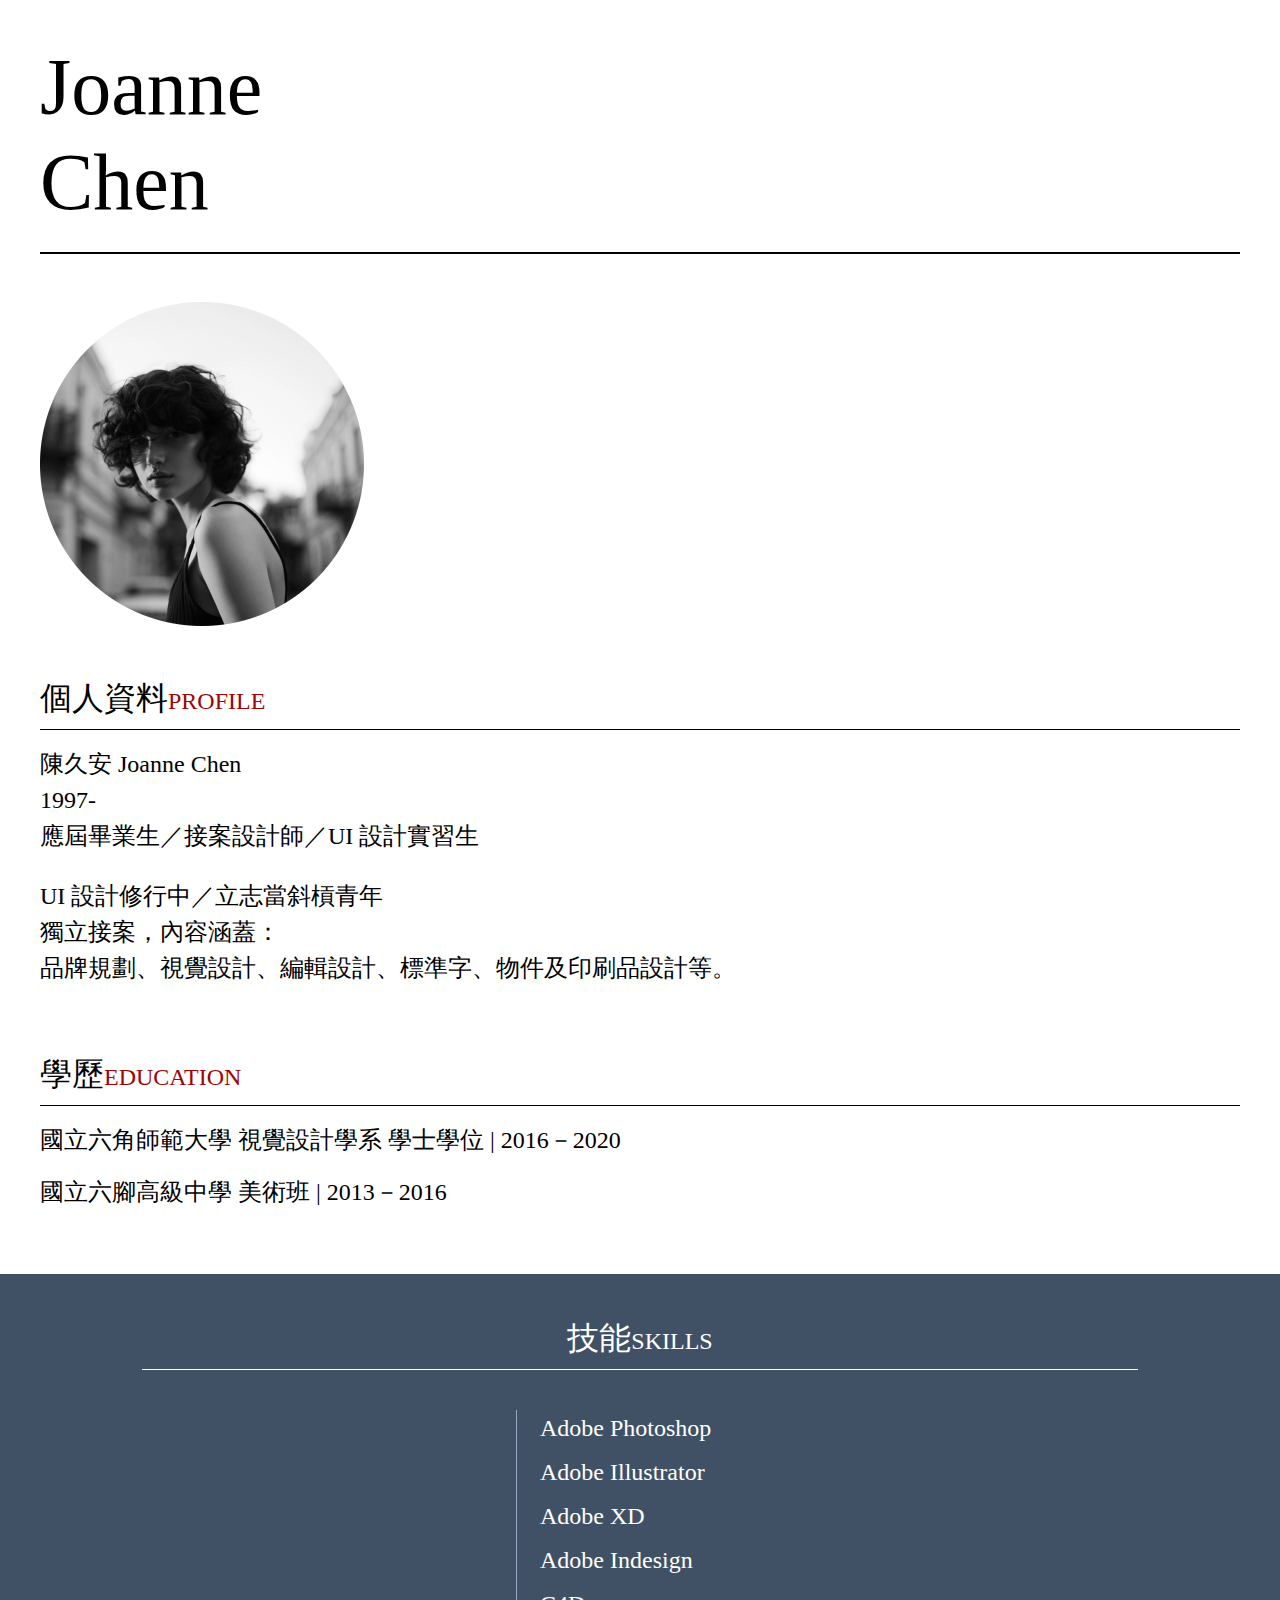
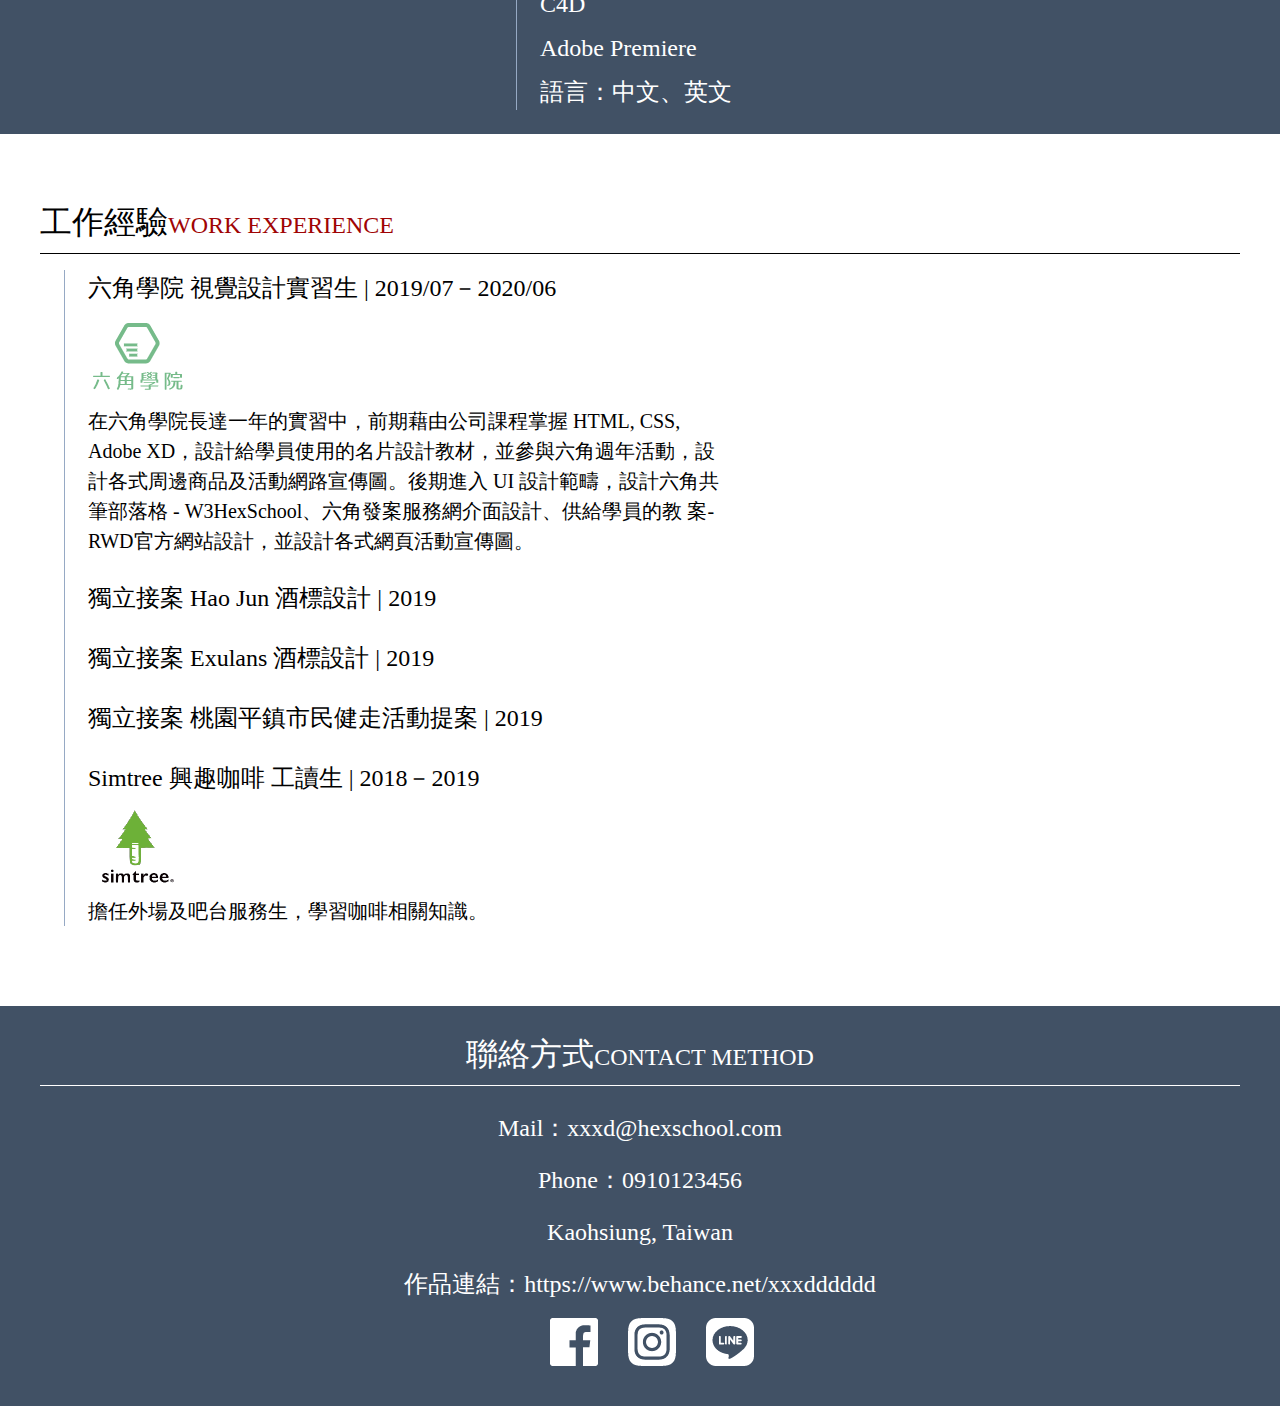
<file: weekOne/index.html>
<html lang="en">
  <head>
    <meta charset="UTF-8" />
    <meta http-equiv="X-UA-Compatible" content="IE=edge" />
    <meta name="viewport" content="width=device-width, initial-scale=1.0" />
    <title>Document</title>
    <link rel="stylesheet" href="style/all.css" />
  </head>
  <body>
    <div class="container myself">
      <h1>Joanne <br/>Chen</h1>
      <img class="myself-headphoto" src="style/images/headphoto/photo-1536180931879-fd2d652efddc.png" alt="">
      <section class="myself-list">
        <h2 class="title">
          個人資料<span class="red-label">PROFILE</span>
        </h2>
        <ul>
          <li class="mb-24">陳久安 Joanne Chen <br/>1997- <br/>應屆畢業生／接案設計師／UI 設計實習生</li>
          <li>UI 設計修行中／立志當斜槓青年 <br/>獨立接案，內容涵蓋： <br/>品牌規劃、視覺設計、編輯設計、標準字、物件及印刷品設計等。</li>
        </ul>
      </section>
      <section class="myself-list">
        <h2 class="title">
          學歷<span class="red-label">EDUCATION</span></h2>
        <ul>
          <li class="mb-16">國立六角師範大學 視覺設計學系 學士學位 | 2016－2020</li>
          <li>國立六腳高級中學 美術班 | 2013－2016</li>
        </ul>
      </section>
    </div>
    <div class="bg-blue">
      <div class="skills">
        <h2 class="title">技能<span>SKILLS</span></h2>
        <ul class="skill-list">
          <li>Adobe Photoshop</li>
          <li>Adobe Illustrator</li>
          <li>Adobe XD</li>
          <li>Adobe Indesign</li>
          <li>C4D</li>
          <li>Adobe Premiere</li>
          <li>語言：中文、英文</li>
        </ul>
      </div>
    </div>
    <div class="container work">
      <h2 class="title">
        工作經驗<span class="red-label">WORK EXPERIENCE</span>
      </h2>
      <ul class="work-list">
        <li>
          <h2 class="work-title">六角學院 視覺設計實習生 | 2019/07－2020/06</h2>
          <img src="style/images/Group 6/Group 6.png" alt="">
          <p>在六角學院長達一年的實習中，前期藉由公司課程掌握 HTML, CSS, Adobe XD，設計給學員使用的名片設計教材，並參與六角週年活動，設計各式周邊商品及活動網路宣傳圖。後期進入 UI 設計範疇，設計六角共筆部落格 - W3HexSchool、六角發案服務網介面設計、供給學員的教 案- RWD官方網站設計，並設計各式網頁活動宣傳圖。</p>
        </li>
        <li>
          <h2 class="work-title">
            獨立接案 Hao Jun 酒標設計 | 2019
          </h2>
        </li>
        <li>
          <h2 class="work-title">
            獨立接案 Exulans 酒標設計 | 2019
          </h2>
        </li>
        <li>
          <h2 class="work-title">
            獨立接案 桃園平鎮市民健走活動提案 | 2019
          </h2>
        </li>
        <li>
          <h2 class="work-title">
            Simtree 興趣咖啡 工讀生 | 2018－2019
          </h2>
          <img src="style/images/Group 7/Group 7.png" alt="">
          <p>
            擔任外場及吧台服務生，學習咖啡相關知識。
          </p>
        </li>
      </ul>
    </div>
    <footer class="bg-blue">
      <div class="container contact">
        <h2 class="title">
          聯絡方式<span>CONTACT METHOD</span>
        </h2>
        <ul class="contact-list">
          <li>
            Mail：xxxd@hexschool.com
          </li>
          <li>
            Phone：0910123456
          </li>
          <li>
            Kaohsiung, Taiwan
          </li>
          <li>
            作品連結：https://www.behance.net/xxxdddddd</p>
          </li>
          <li>
            <a href="#">
              <img src="style/images/facebook/facebook.png" alt="">
            </a>
            <a href="#">
              <img src="style/images/instagram-alt/instagram-alt.png" alt="">
            </a>
            <a href="#">
              <img src="style/images/line/line.png" alt="">
            </a>
          </li>
        </ul>
      </div>
    </footer>
  </body>
</html>
</file>
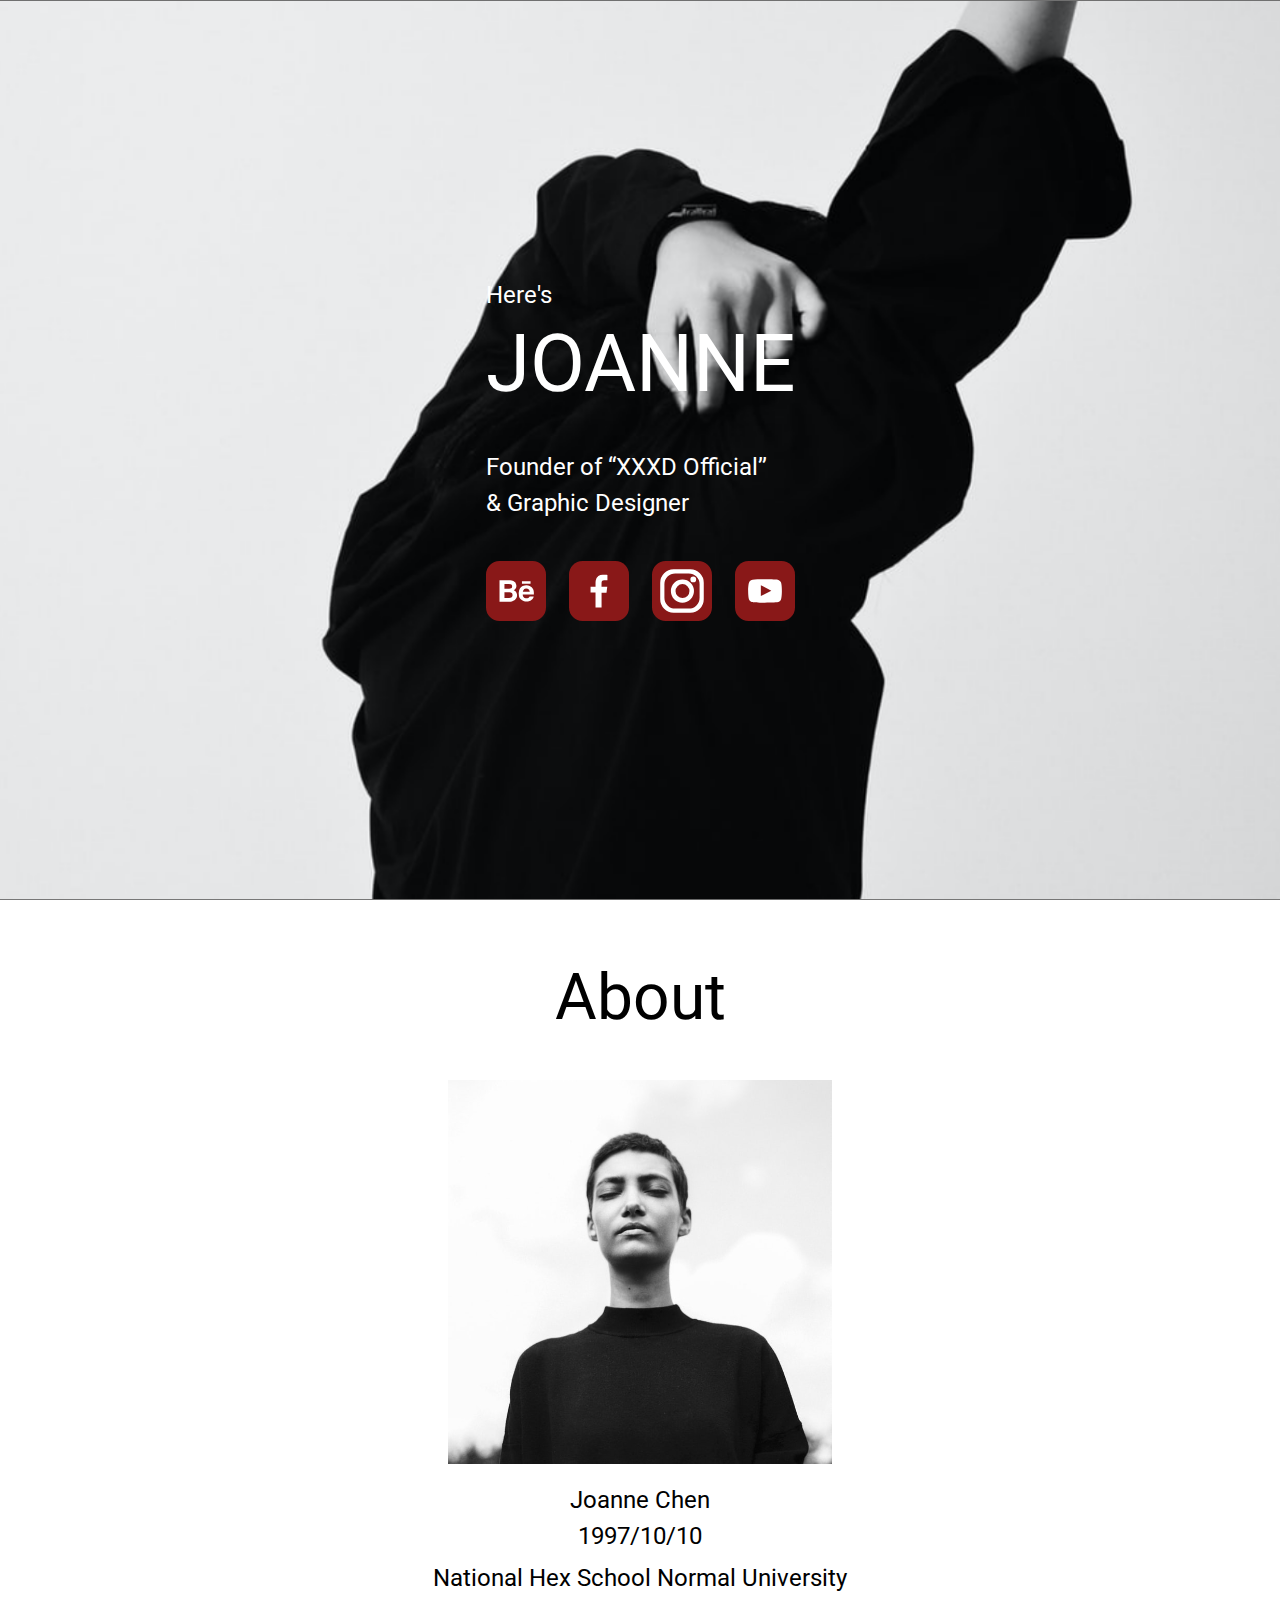
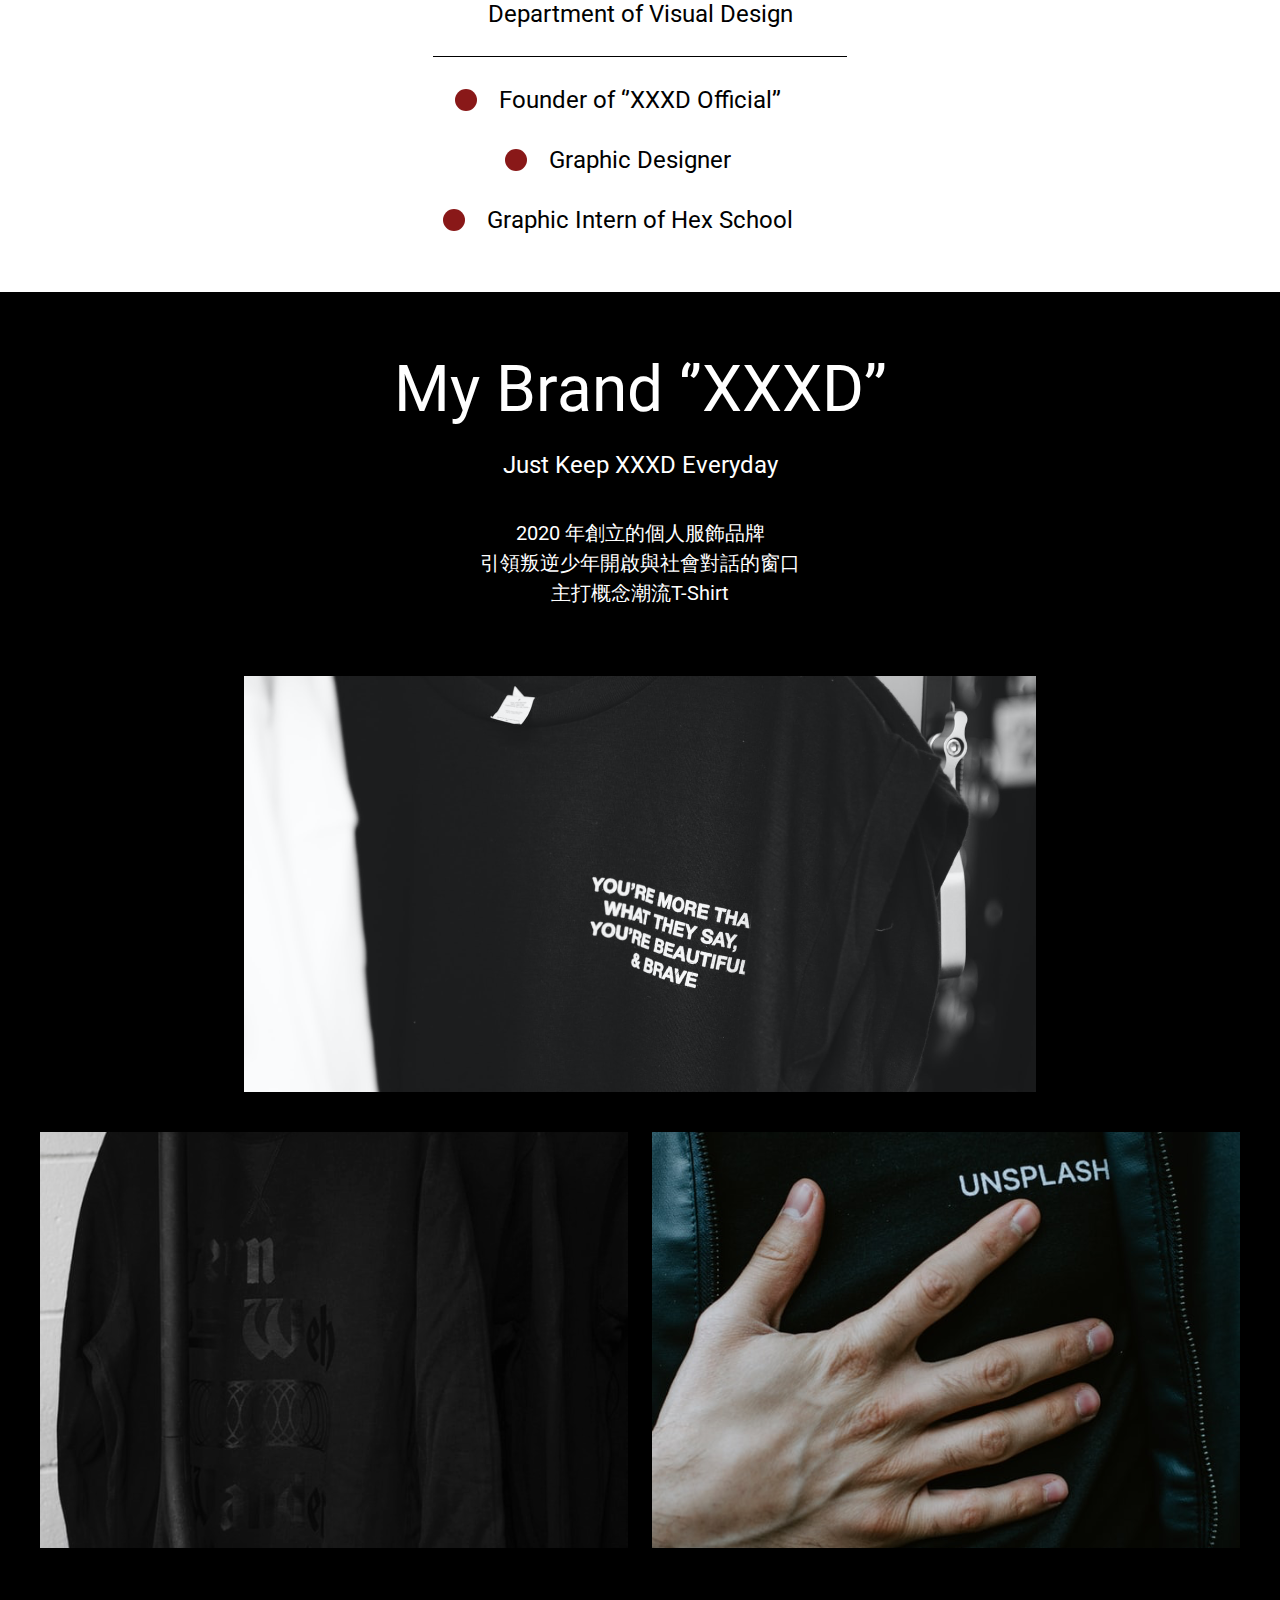
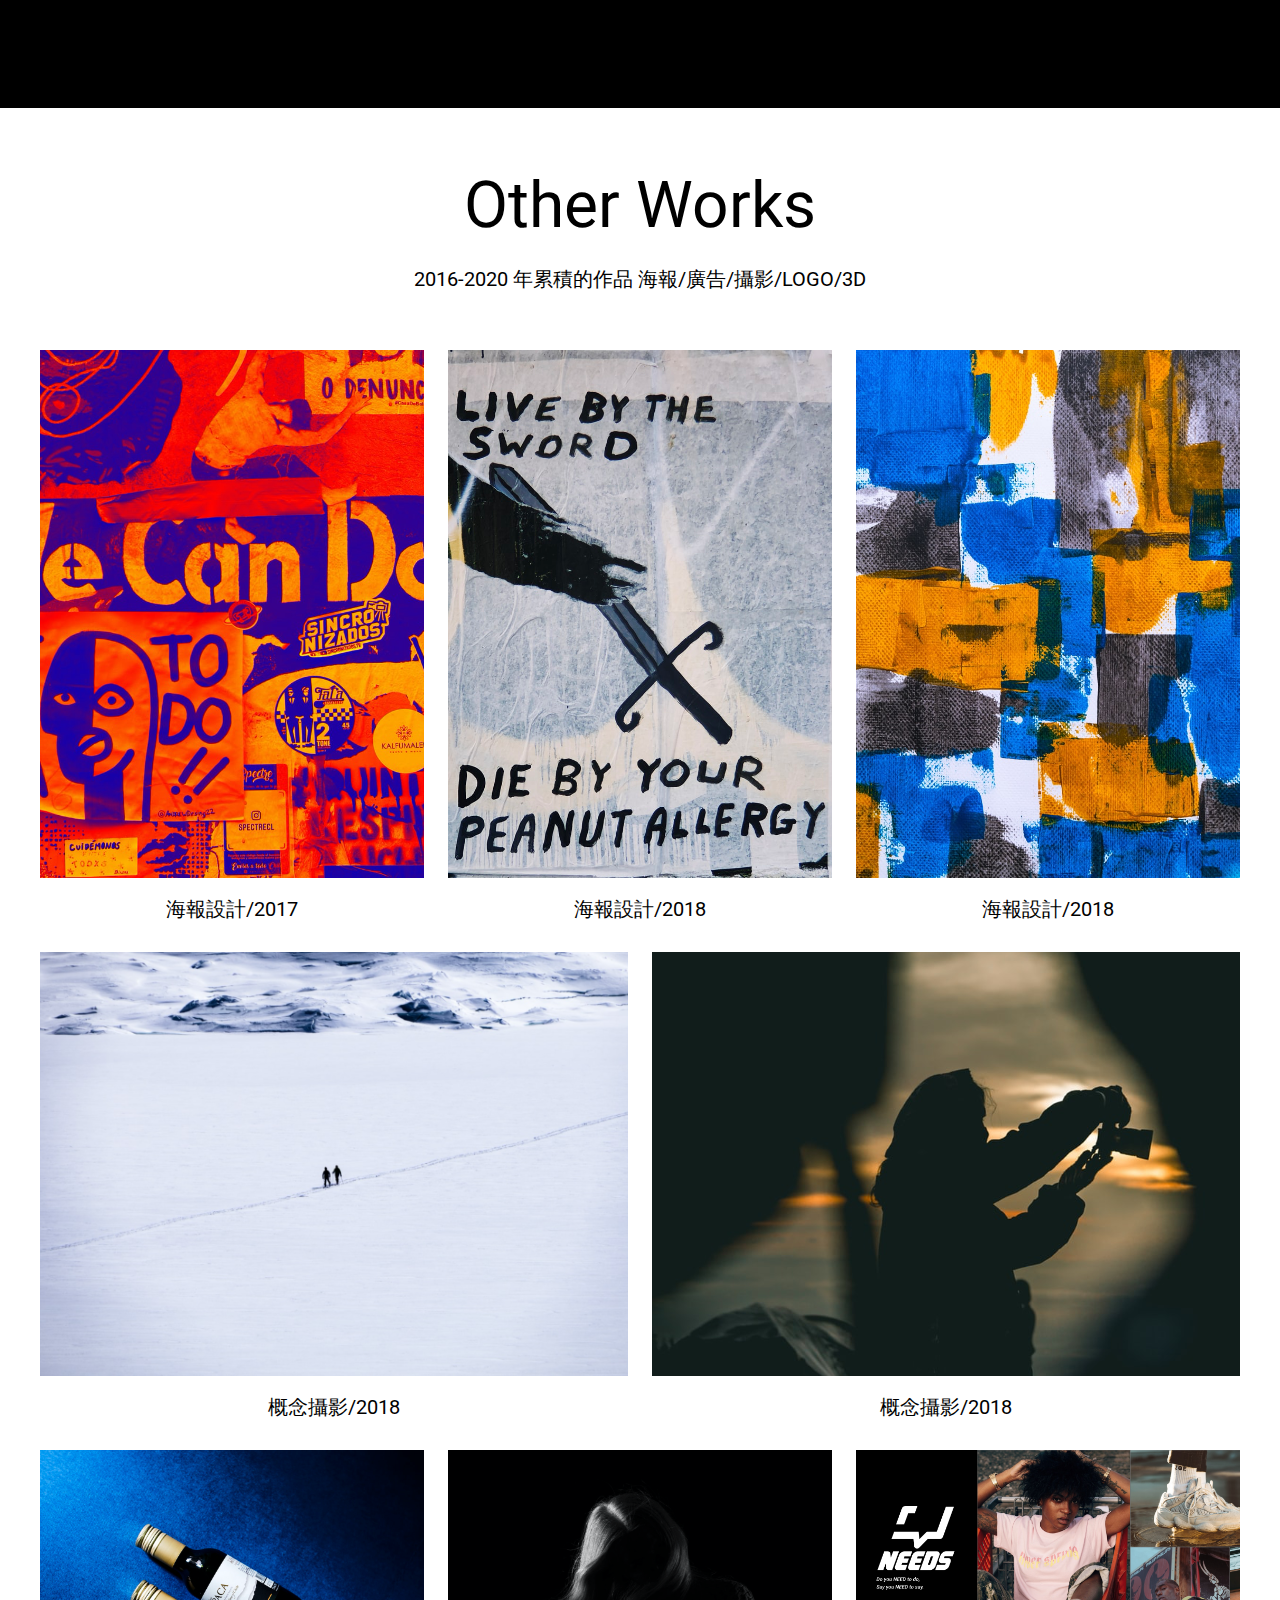
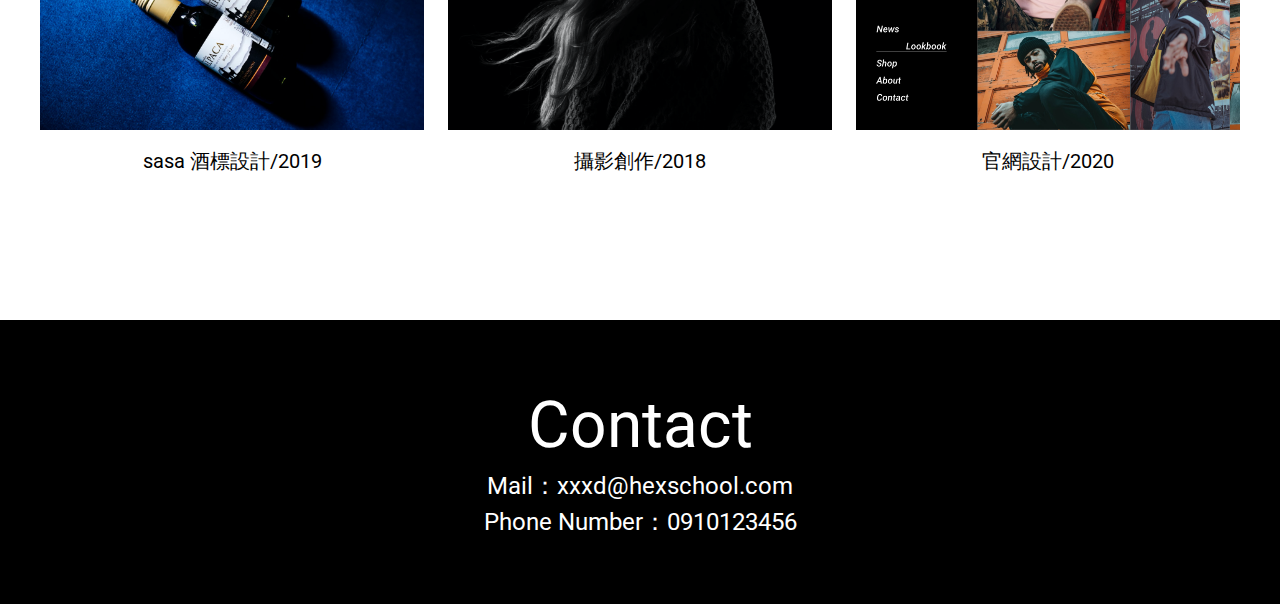
<file: weekTwo/index.html>
<html lang="en">
<head>
  <meta charset="UTF-8">
  <meta http-equiv="X-UA-Compatible" content="IE=edge">
  <meta name="viewport" content="width=device-width, initial-scale=1.0">
  <title>weekTwo 個人網站</title>
  <meta name="description" content="Jonnae's website">
  <meta name="keywords" content="JOANNE">
  <meta name="author" content="LiSyuan">
  <meta property="og:title" content="weekTwo 個人網站">
  <meta property="og:type" content="website">
  <meta property="og:image" content="week2Img/photo-1561291386-5be50364cfb5.png">
  <link rel="stylesheet" href="style/all.css">
</head>
<body>
  <header>
    <div class="header-container">
      <p class="fs-24s">Here's</p>
      <h1 class="fs-80 mb-32">JOANNE</h1>
      <p class="fs-24m mb-40">Founder of “XXXD Official’’ <br/>& Graphic Designer</p>
      <ul class="header-icons">
        <li><a href="#"><img src="week2Img/behance.svg" alt="behance"></a></li>
        <li><a href="#"><img src="week2Img/facebook.svg" alt="facebook"></a></li>
        <li><a href="#"><img src="week2Img/instagram.svg" alt="instagram"></a></li>
        <li><a href="#"><img src="week2Img/youtube.svg" alt="youtube"></a></li>
      </ul>
    </div>
  </header>
  <main>
    <section class="about">
      <h2 class="fs-64 mb-40">About</h2>
      <img class="mb-20" src="week2Img/photo.png" alt="about">
      <ul class="about-list">
        <li class="fs-24s mb-4">Joanne Chen</li>
        <li class="fs-24s mb-8">1997/10/10</li>
        <li class="fs-24m mb-24">National Hex School Normal University <br/>Department of Visual Design</li>
        <li class="border-b2"></li>
        <li class="fs-24s mt-27 mb-28">Founder of ‘’XXXD Official’’</li>
        <li class="fs-24s mb-28">Graphic Designer</li>
        <li class="fs-24s">Graphic Intern of Hex School</li>
      </ul>
    </section>
    <section class="brand">
      <div class="container">
        <h2 class="fs-64 mb-12">My Brand ‘’XXXD’’</h2>
        <h3 class="fs-24l mb-32">Just Keep XXXD Everyday</h3>
        <ul class="mb-68">  
          <li class="fs-20">
            2020 年創立的個人服飾品牌
          </li>
          <li class="fs-20">
            引領叛逆少年開啟與社會對話的窗口
          </li>
          <li class="fs-20">
            主打概念潮流T-Shirt
          </li>
        </ul>
        <ul class="brand-imgs">
          <li class="mb-40">
            <img src="week2Img/brand_img1.png" alt="brand1">
          </li>
          <li>
            <img src="week2Img/brand_img2.png" alt="brand2">
          </li>
          <li>
            <img src="week2Img/brand_img3.png" alt="brand3">
          </li>
        </ul>
      </div>
    </section>
    <section class="works">
      <div class="container works-container">
        <h2 class="fs-64 mb-16">Other Works</h2>
        <p class="fs-20 mb-56">2016-2020 年累積的作品 海報/廣告/攝影/LOGO/3D</p>
        <ul class="works-list">
          <li>
            <img src="week2Img/work_img1.png" alt="work1">
            <p class="fs-20">海報設計/2017</p>
          </li>
          <li>
            <img src="week2Img/work_img2.png" alt="work2">
            <p class="fs-20">海報設計/2018</p>
          </li>
          <li>
            <img src="week2Img/work_img3.png" alt="work3">
            <p class="fs-20">海報設計/2018</p>
          </li>
          <li>
            <img src="week2Img/work_img4.png" alt="work4">
            <p class="fs-20">概念攝影/2018</p>
          </li>
          <li>
            <img src="week2Img/work_img5.png" alt="work5">
            <p class="fs-20">概念攝影/2018</p>
          </li>
          <li>
            <img src="week2Img/work_img6.png" alt="work6">
            <p class="fs-20">sasa 酒標設計/2019</p>
          </li>
          <li>
            <img src="week2Img/work_img7.png" alt="work7">
            <p class="fs-20">攝影創作/2018</p>
          </li>
          <li>
            <img src="week2Img/work_img8.png" alt="work8">
            <p class="fs-20">官網設計/2020</p>
          </li>
        </ul>
      </div>
    </section>
  </main>
  <footer class="contact">
    <h2 class="fs-64">Contact</h2>
    <p class="fs-24m">Mail：<a href="mailto:xxxd@hexschool.com">xxxd@hexschool.com</a></p>
    <p class="fs-24m">Phone Number：<a href="tel:0910123456">0910123456</a></p>
  </footer>
</body>
</html>
</file>
<file: weekOne/style/all.css>
html, body, div, span, applet, object, iframe,
h1, h2, h3, h4, h5, h6, p, blockquote, pre,
a, abbr, acronym, address, big, cite, code,
del, dfn, em, img, ins, kbd, q, s, samp,
small, strike, strong, sub, sup, tt, var,
b, u, i, center,
dl, dt, dd, ol, ul, li,
fieldset, form, label, legend,
table, caption, tbody, tfoot, thead, tr, th, td,
article, aside, canvas, details, embed,
figure, figcaption, footer, header, hgroup,
menu, nav, output, ruby, section, summary,
time, mark, audio, video {
  margin: 0;
  padding: 0;
  border: 0;
  font-size: 100%;
  font: inherit;
  vertical-align: baseline;
}

/* HTML5 display-role reset for older browsers */
article, aside, details, figcaption, figure,
footer, header, hgroup, menu, nav, section {
  display: block;
}

body {
  line-height: 1;
}

ol, ul {
  list-style: none;
}

blockquote, q {
  quotes: none;
}

blockquote:before, blockquote:after,
q:before, q:after {
  content: '';
  content: none;
}

table {
  border-collapse: collapse;
  border-spacing: 0;
}

img {
  max-width: 100%;
  vertical-align: top;
}

a {
  text-decoration: none;
}

.bg-blue {
  background: #415165;
}

.red-label {
  color: #A00404;
}

.container {
  width: 1200px;
  margin: 0 auto;
}

.title {
  font-size: 32px;
  line-height: 48px;
  padding-bottom: 7px;
}

.title span {
  font-size: 24px;
  line-height: 36px;
}

.myself h1 {
  padding-top: 40px;
  padding-bottom: 22px;
  font-size: 80px;
  line-height: 95px;
  border-bottom: 2px solid #000;
}

.myself .myself-headphoto {
  width: 324px;
  height: 324px;
  margin: 48px 0;
}

.myself .myself-list h2 {
  border-bottom: 1px solid #000;
}

.myself .myself-list ul {
  padding-top: 16px;
  padding-bottom: 64px;
}

.myself .myself-list ul li {
  font-size: 24px;
  line-height: 36px;
}

.myself .myself-list ul .mb-24 {
  margin-bottom: 24px;
}

.myself .myself-list ul .mb-16 {
  margin-bottom: 16px;
}

.skills {
  width: 996px;
  margin: 0 auto;
  color: #fff;
  padding-top: 40px;
  padding-bottom: 24px;
}

.skills h2 {
  text-align: center;
  border-bottom: 1px solid #fff;
  margin-bottom: 40px;
}

.skills ul {
  width: 224px;
  border-left: 1px solid #96a9c4;
  padding-left: 23px;
  margin: 0 auto;
}

.skills ul li {
  font-size: 24px;
  line-height: 36px;
}

.skills ul li:not(:last-child) {
  margin-bottom: 8px;
}

.work {
  padding-top: 64px;
  padding-bottom: 80px;
}

.work .title {
  border-bottom: 1px solid #000;
}

.work .work-list {
  padding-left: 23px;
  margin-left: 24px;
  margin-top: 16px;
  border-left: 1px solid #96a9c4;
}

.work .work-list li:first-child p {
  width: 642px;
}

.work .work-list li:not(:last-child) {
  margin-bottom: 24px;
}

.work .work-list li .work-title {
  font-size: 24px;
  line-height: 36px;
}

.work .work-list li p {
  font-size: 20px;
  line-height: 30px;
}

.contact {
  color: #fff;
  text-align: center;
  padding-top: 24px;
  padding-bottom: 40px;
}

.contact .title {
  border-bottom: 1px solid #fff;
}

.contact .contact-list {
  padding-top: 24px;
}

.contact .contact-list li {
  font-size: 24px;
  line-height: 36px;
}

.contact .contact-list li:not(:last-child) {
  margin-bottom: 16px;
}

.contact .contact-list li:last-child a {
  margin-left: 24px;
}
/*# sourceMappingURL=all.css.map */
</file>
<file: weekTwo/style/all.css>
@import url("https://fonts.googleapis.com/css2?family=Anek+Tamil:wght@600&family=Roboto:ital,wght@1,500;1,700;1,900&display=swap");
html, body, div, span, applet, object, iframe,
h1, h2, h3, h4, h5, h6, p, blockquote, pre,
a, abbr, acronym, address, big, cite, code,
del, dfn, em, img, ins, kbd, q, s, samp,
small, strike, strong, sub, sup, tt, var,
b, u, i, center,
dl, dt, dd, ol, ul, li,
fieldset, form, label, legend,
table, caption, tbody, tfoot, thead, tr, th, td,
article, aside, canvas, details, embed,
figure, figcaption, footer, header, hgroup,
menu, nav, output, ruby, section, summary,
time, mark, audio, video {
  margin: 0;
  padding: 0;
  border: 0;
  font-size: 100%;
  font: inherit;
  vertical-align: baseline;
}

/* HTML5 display-role reset for older browsers */
article, aside, details, figcaption, figure,
footer, header, hgroup, menu, nav, section {
  display: block;
}

body {
  line-height: 1;
}

ol, ul {
  list-style: none;
}

blockquote, q {
  quotes: none;
}

blockquote:before, blockquote:after,
q:before, q:after {
  content: '';
  content: none;
}

table {
  border-collapse: collapse;
  border-spacing: 0;
}

img {
  max-width: 100%;
  vertical-align: top;
}

a {
  text-decoration: none;
}

*, *::after, *::before {
  -webkit-box-sizing: border-box;
          box-sizing: border-box;
}

.fs-20 {
  font-size: 20px;
  line-height: 30px;
}

.fs-24s {
  font-size: 24px;
  line-height: 32px;
}

.fs-24m {
  font-size: 24px;
  line-height: 36px;
}

.fs-24l {
  font-size: 24px;
  line-height: 42px;
}

.fs-80 {
  font-size: 80px;
  line-height: 106px;
}

.fs-64 {
  font-size: 64px;
  line-height: 84px;
}

.mb-4 {
  margin-bottom: 4px;
}

.mb-8 {
  margin-bottom: 8px;
}

.mb-12 {
  margin-bottom: 12px;
}

.mb-16 {
  margin-bottom: 16px;
}

.mb-20 {
  margin-bottom: 20px;
}

.mb-24 {
  margin-bottom: 24px;
}

.mb-28 {
  margin-bottom: 28px;
}

.mb-32 {
  margin-bottom: 32px;
}

.mb-40 {
  margin-bottom: 40px;
}

.mb-56 {
  margin-bottom: 56px;
}

.mb-68 {
  margin-bottom: 68px;
}

.mt-27 {
  margin-top: 27px;
}

body {
  font-family: 'Roboto', sans-serif;
}

a {
  cursor: pointer;
}

.container {
  width: 1200px;
  margin: 0 auto;
}

header {
  height: 100vh;
  display: -webkit-box;
  display: -ms-flexbox;
  display: flex;
  -webkit-box-pack: center;
      -ms-flex-pack: center;
          justify-content: center;
  -webkit-box-align: center;
      -ms-flex-align: center;
          align-items: center;
  background: url(../week2Img/banner.png) no-repeat;
  background-size: cover;
  background-position: center;
  color: #fff;
}

header .header-icons {
  display: -webkit-box;
  display: -ms-flexbox;
  display: flex;
  -webkit-box-pack: justify;
      -ms-flex-pack: justify;
          justify-content: space-between;
}

.about {
  display: -webkit-box;
  display: -ms-flexbox;
  display: flex;
  -webkit-box-orient: vertical;
  -webkit-box-direction: normal;
      -ms-flex-direction: column;
          flex-direction: column;
  -webkit-box-align: center;
      -ms-flex-align: center;
          align-items: center;
  text-align: center;
  padding: 56px;
}

.about .about-list li:nth-child(n+5):nth-child(-n+7) {
  position: relative;
}

.about .about-list li:nth-child(n+5):nth-child(-n+7)::before {
  content: '';
  position: absolute;
  width: 22px;
  height: 22px;
  background: #891818;
  border-radius: 50%;
  top: 50%;
  -webkit-transform: translate(-200%, -50%);
          transform: translate(-200%, -50%);
}

.about .border-b2 {
  width: 100%;
  border-bottom: 1px solid #000;
}

.brand {
  background: #000;
  color: #fff;
  padding: 56px 0 160px;
  text-align: center;
}

.brand .brand-imgs {
  display: -webkit-box;
  display: -ms-flexbox;
  display: flex;
  -ms-flex-wrap: wrap;
      flex-wrap: wrap;
  -webkit-box-pack: justify;
      -ms-flex-pack: justify;
          justify-content: space-between;
}

.brand .brand-imgs li:first-child {
  width: 100%;
}

.works {
  padding: 56px 0 144px;
}

.works .works-container {
  display: -webkit-box;
  display: -ms-flexbox;
  display: flex;
  -webkit-box-orient: vertical;
  -webkit-box-direction: normal;
      -ms-flex-direction: column;
          flex-direction: column;
  -webkit-box-align: center;
      -ms-flex-align: center;
          align-items: center;
}

.works .works-container .works-list {
  text-align: center;
  display: -webkit-box;
  display: -ms-flexbox;
  display: flex;
  -ms-flex-wrap: wrap;
      flex-wrap: wrap;
  -webkit-box-pack: justify;
      -ms-flex-pack: justify;
          justify-content: space-between;
  row-gap: 28px;
}

.works .works-container .works-list li img {
  margin-bottom: 16px;
}

.contact {
  padding: 64px;
  background: #000;
  color: #fff;
  text-align: center;
}

.contact a {
  color: #fff;
}
/*# sourceMappingURL=all.css.map */
</file>
